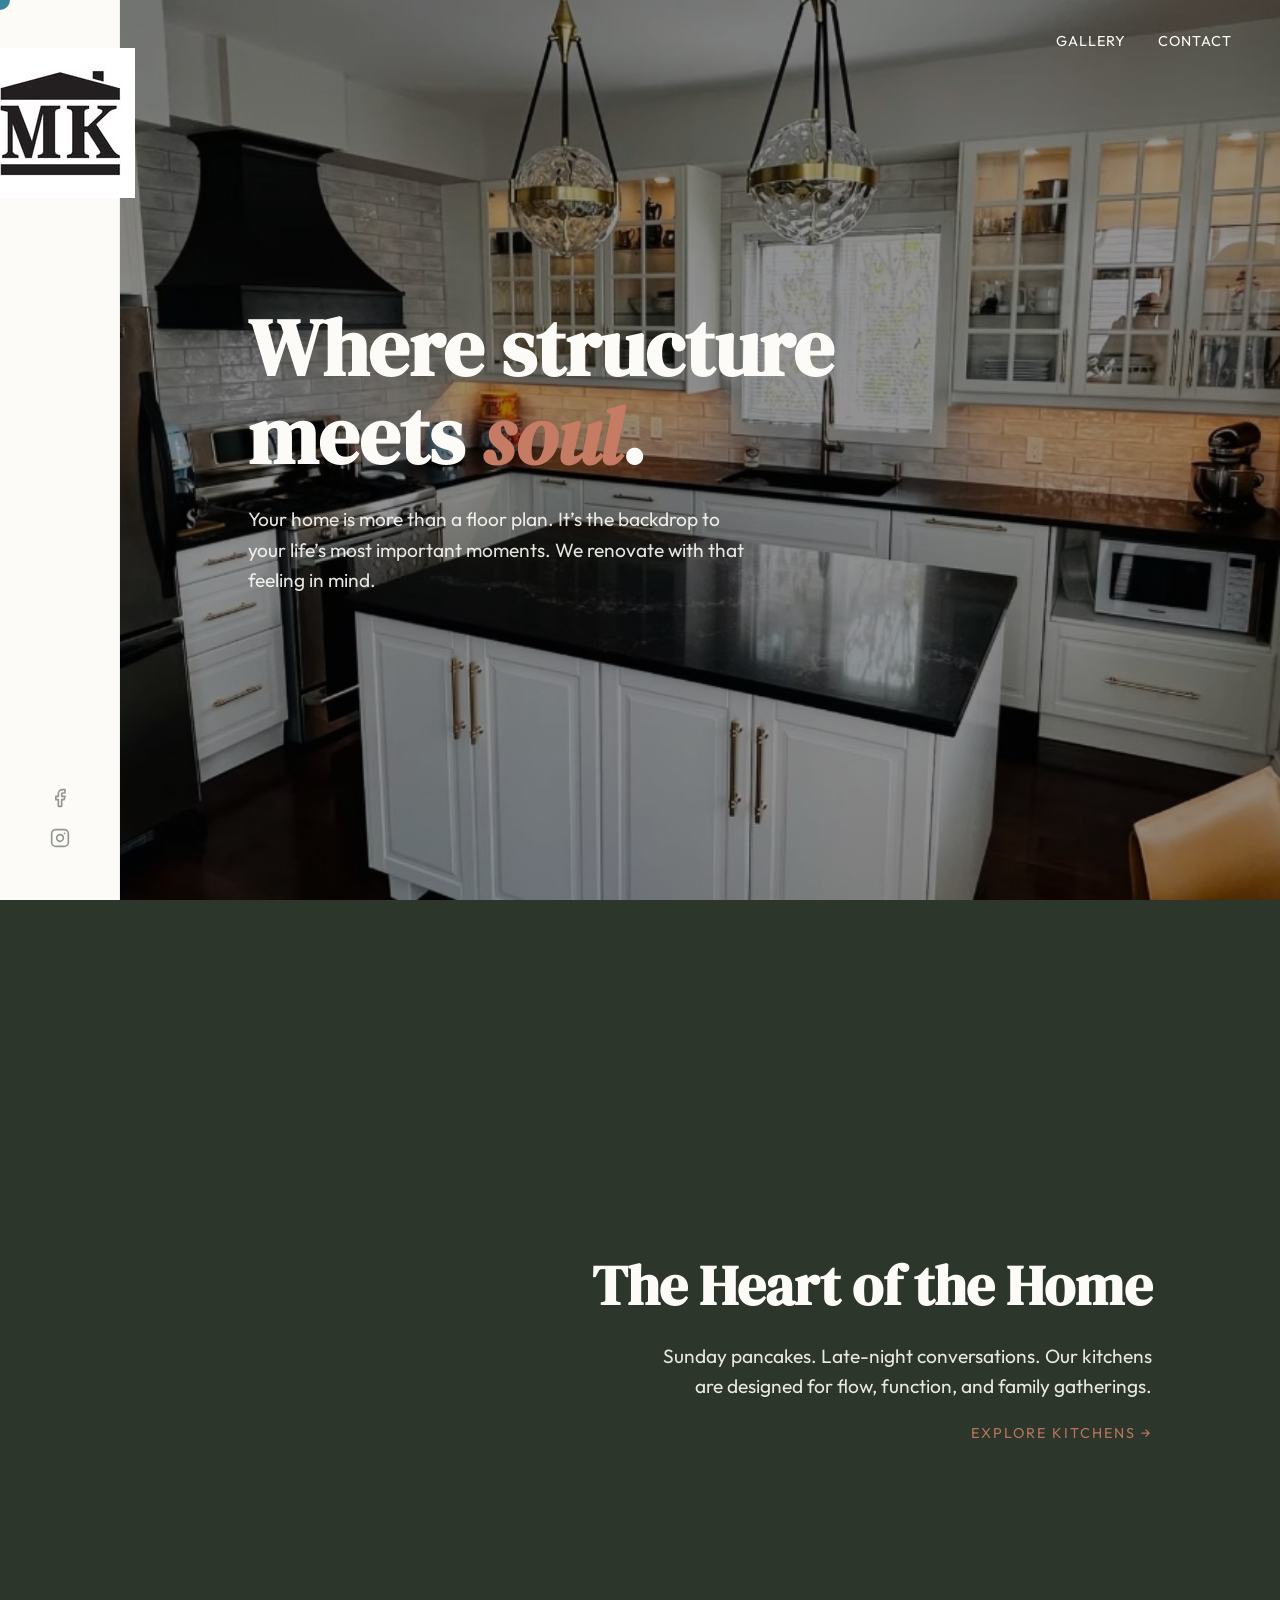
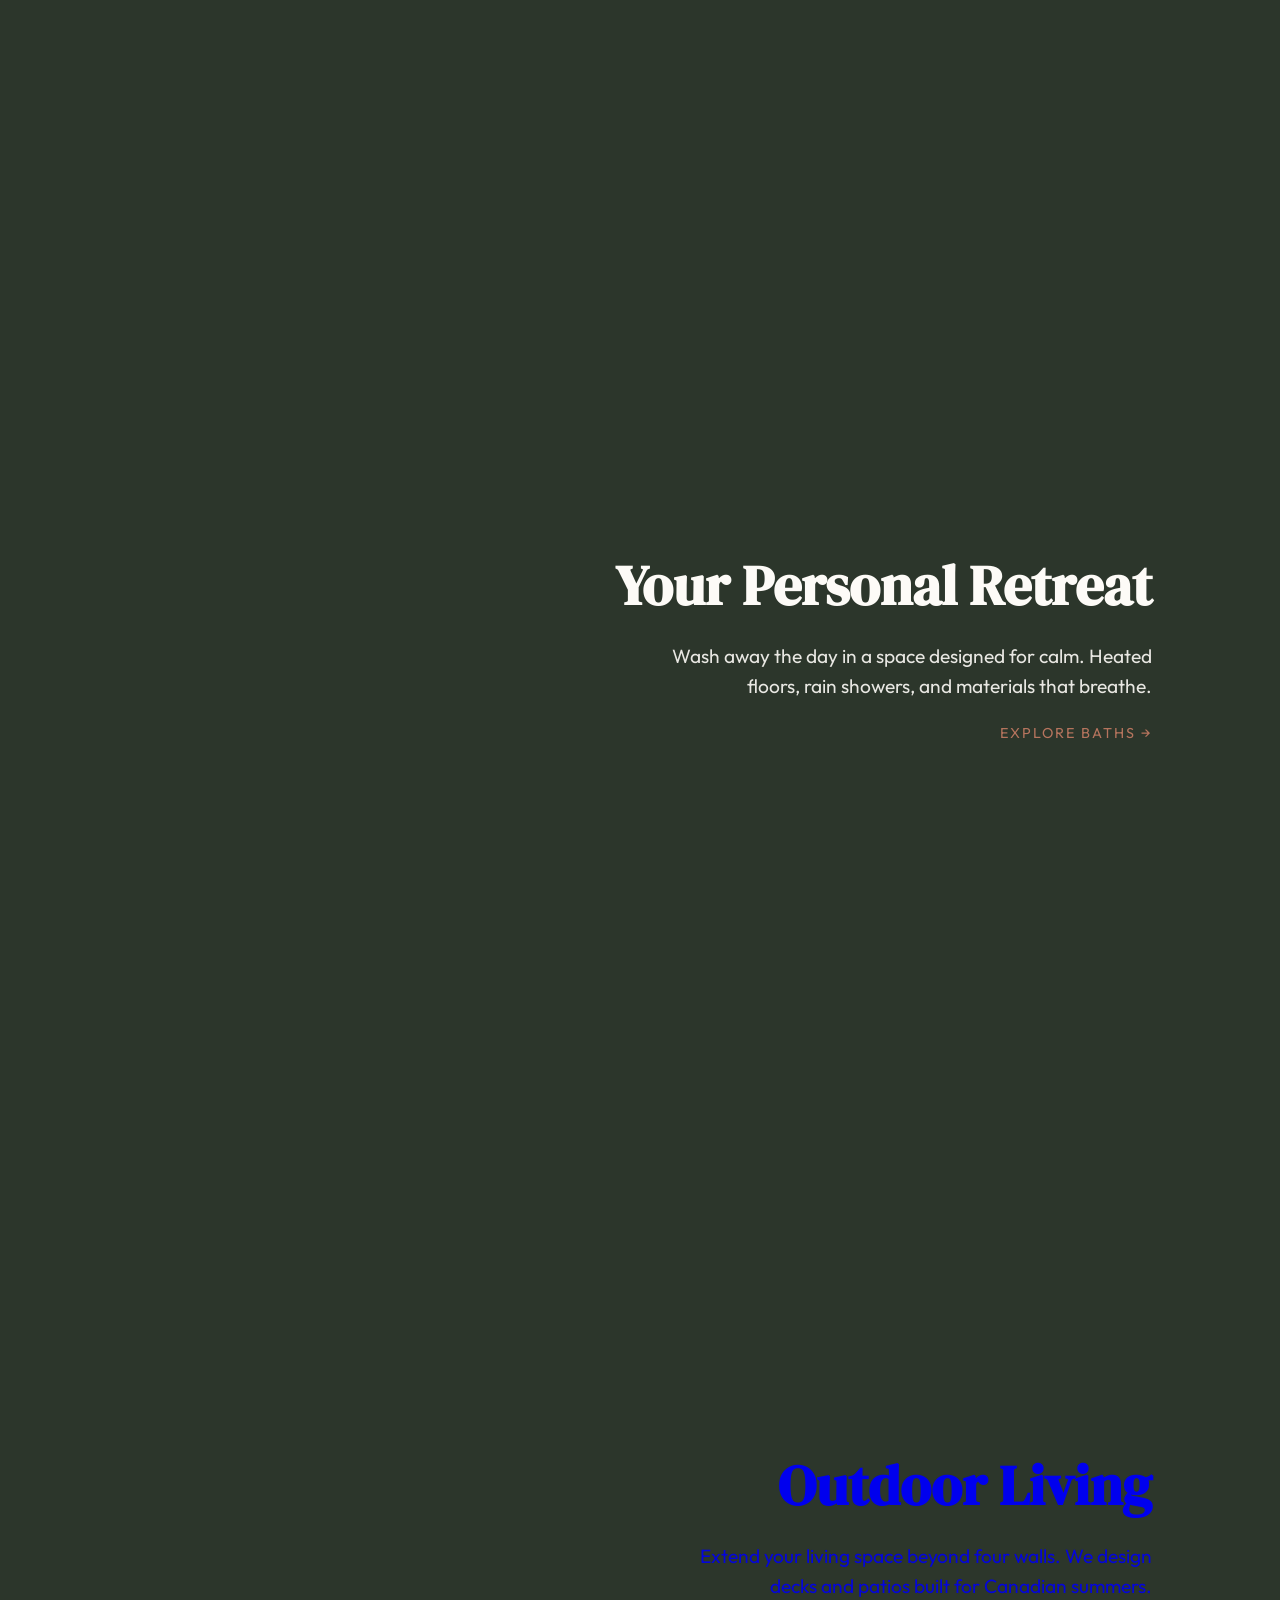
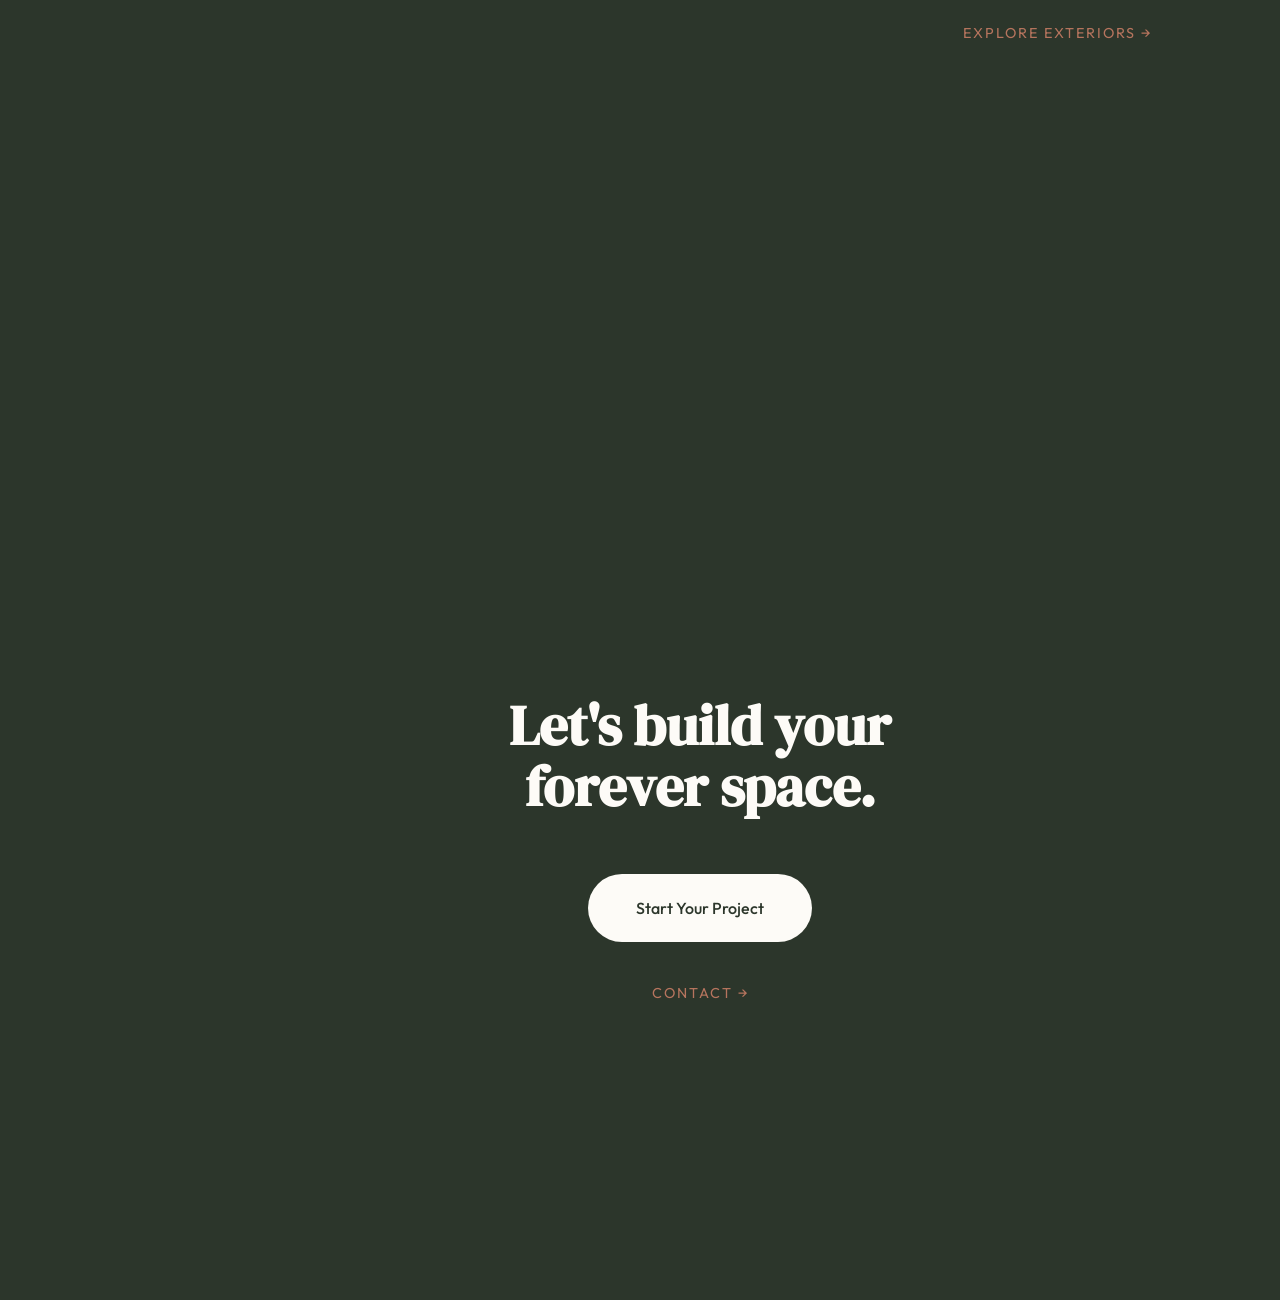
<file: index.html>
<!DOCTYPE html>
<html lang="en">
<head>
    <meta charset="UTF-8">
    <meta name="viewport" content="width=device-width, initial-scale=1.0">
    <title>MK Home Solutions | Immersive Story</title>
    <link rel="preconnect" href="https://fonts.googleapis.com">
    <link rel="preconnect" href="https://fonts.gstatic.com" crossorigin>
    <link href="https://fonts.googleapis.com/css2?family=DM+Serif+Display&family=Outfit:wght@300;400;500&display=swap" rel="stylesheet">
    
    <style>
        :root {
            --bg-cream: #FDFBF7;
            --text-dark: #2C362B;
            --text-light: #F2E8E4;
            --accent-terra: #C67C64;
            --font-display: 'DM Serif Display', serif;
            --font-body: 'Outfit', sans-serif;
            --sidebar-width: 120px;
        }

        * {
            box-sizing: border-box;
            margin: 0;
            padding: 0;
            cursor: none; /* Custom cursor */
        }

        body {
            background-color: var(--text-dark);
            color: var(--text-dark);
            font-family: var(--font-body);
            overflow-x: hidden;
        }

        /* --- CUSTOM CURSOR --- */
        .cursor {
            width: 20px;
            height: 20px;
            background: var(--accent-terra);
            border-radius: 50%;
            position: fixed;
            pointer-events: none;
            z-index: 9999;
            transform: translate(-50%, -50%);
            transition: width 0.3s, height 0.3s, background 0.3s;
            mix-blend-mode: exclusion;
        }
        
        .cursor.hovered {
            width: 60px;
            height: 60px;
            background: white;
            mix-blend-mode: normal;
            display: flex;
            align-items: center;
            justify-content: center;
        }
        
        .cursor.hovered::after {
            content: '';
            width: 5px;
            height: 5px;
            background: var(--text-dark);
            border-radius: 50%;
        }

        /* --- STATIC LEFT SIDEBAR --- */
        .static-sidebar {
            position: fixed;
            top: 0;
            left: 0;
            width: var(--sidebar-width);
            height: 100vh;
            background: var(--bg-cream);
            z-index: 100;
            display: flex;
            flex-direction: column;
            justify-content: space-between;
            align-items: center;
            padding: 3rem 0;
            border-right: 1px solid rgba(0,0,0,0.05);
        }

        .brand-vertical {
            writing-mode: vertical-rl;
            text-orientation: mixed;
            transform: rotate(180deg);
            font-family: var(--font-display);
            font-size: 1.5rem;
            letter-spacing: 2px;
            text-transform: uppercase;
            white-space: nowrap;
            margin-bottom: auto; /* Push to top */
            padding-bottom: 2rem;
            height: 100%;
            display: flex;
            align-items: center;
        }

        .social-icons {
            display: flex;
            flex-direction: column;
            gap: 1rem;
        }
                .icon-link svg {
            width: 20px;
            height: 20px;
            color: var(--text-dark);
            opacity: 0.5;
            transition: opacity 0.3s, color 0.3s;
        }
        .icon-link:hover svg {
            opacity: 1;
            color: var(--accent-terra);
        }
        .icon {
            width: 10px;
            height: 10px;
            background: var(--text-dark);
            border-radius: 50%;
            opacity: 0.3;
            transition: opacity 0.3s;
        }
        .icon:hover { opacity: 1; }

        /* --- FIXED IMAGE BACKGROUND (The Engine) --- */
        .image-stage {
            position: fixed;
            top: 0;
            left: var(--sidebar-width); /* Start after sidebar */
            width: calc(100% - var(--sidebar-width));
            height: 100vh;
            z-index: 0;
            overflow: hidden;
            background: #111; /* Fallback */
        }

        .bg-img {
            position: absolute;
            top: 0;
            left: 0;
            width: 100%;
            height: 100%;
            object-fit: cover;
            opacity: 0;
            transform: scale(1.1);
            transition: opacity 1.2s ease, transform 1.2s ease;
            filter: brightness(0.6); /* Darken for text readability */
        }

        .bg-img.active {
            opacity: 1;
            transform: scale(1);
        }

        /* --- SCROLLABLE CONTENT --- */
        .scroller {
            position: relative;
            z-index: 2;
            margin-left: var(--sidebar-width);
            width: calc(100% - var(--sidebar-width));
        }

        section {
            min-height: 100vh;
            display: flex;
            flex-direction: column;
            justify-content: center;
            padding: 4rem 8rem;
            color: var(--bg-cream);
            position: relative;
        }

        /* Text styling */
        h1, h2 {
            font-family: var(--font-display);
            margin-bottom: 1.5rem;
            line-height: 1.1;
        }

        h1 { font-size: 5rem; }
        h2 { font-size: 3.5rem; }

        p {
            font-size: 1.2rem;
            line-height: 1.6;
            max-width: 500px;
            opacity: 0.9;
        }

        .highlight {
            color: var(--accent-terra);
            font-style: italic;
        }

        /* Specific Layouts per section */
        .intro-section { align-items: flex-start; }
        .detail-section { align-items: flex-end; text-align: right; }
        .center-section { align-items: center; text-align: center; }

        /* --- FLOATING NAV (Top Right) --- */
        .floating-nav {
            position: fixed;
            top: 2rem;
            right: 3rem;
            z-index: 101;
            display: flex;
            gap: 2rem;
        }

        .nav-link {
            text-decoration: none;
            color: var(--bg-cream);
            font-size: 0.9rem;
            text-transform: uppercase;
            letter-spacing: 1px;
            mix-blend-mode: difference; /* Ensures visibility on light/dark */
        }

        /* --- PROGRESS INDICATOR --- */
        .progress-bar {
            position: fixed;
            right: 0;
            top: 0;
            width: 4px;
            background: var(--accent-terra);
            height: 0%;
            z-index: 200;
        }

        /* --- MOBILE ADJUSTMENTS --- */
/* --- MOBILE CURSOR FIX --- */
/* --- MOBILE OPTIMIZATION & WIGGLE FIX --- */
        @media (max-width: 900px) {
            
            /* 1. LOCK THE SCREEN WIDTH (Stops the finger drag wiggle) */
            html, body {
                width: 100%;
                overflow-x: hidden;
                position: relative;
            }

            /* 2. SHRINK SIDEBAR & ADJUST CONTENT WIDTH */
            :root {
                --sidebar-width: 60px; /* Make sidebar smaller on mobile */
            }

            .static-sidebar { 
                width: var(--sidebar-width); 
                padding: 1rem 0;
            }

            /* Adjust content area to fit next to sidebar */
            .image-stage, .scroller, .gallery-container, .contact-container { 
                margin-left: var(--sidebar-width); 
                width: calc(100% - var(--sidebar-width)); 
            }

            /* 3. RESIZE TEXT (Fluid typography) */
            section { 
                padding: 4rem 1.5rem; /* Less padding so text has room */
                min-height: 80vh; /* Shorter sections on mobile */
            }

            h1 { 
                font-size: 2rem; /* Was 5rem - much smaller now */
                word-wrap: break-word; /* Prevents long words breaking layout */
                hyphens: auto;
            }

            h2 { 
                font-size: 2rem; 
            }

            p {
                font-size: 1rem;
                max-width: 100%;
            }

            /* 4. FIX NAVIGATION */
            .floating-nav {
                top: 1rem;
                right: 1rem;
                gap: 1rem;
            }
            
            .nav-link {
                font-size: 0.75rem;
                padding: 0.5rem;
                background: rgba(0,0,0,0.3); /* Legibility on top of images */
                border-radius: 4px;
            }
            
            /* 5. FIX ALIGNMENT */
            /* Force text to align left on mobile for readability */
            .detail-section, .center-section, .intro-section {
                align-items: flex-start;
                text-align: left;
            }
        }

    </style>
</head>
<body>

    <div class="cursor" id="cursor"></div>
    <div class="progress-bar" id="progressBar"></div>

    <!-- 1. STATIC SIDEBAR -->
  <aside class="static-sidebar">
        
        <!-- SVG LOGO START -->
        <div class="logo-container">
            <a href="index.html">
                <!-- Replace SVG with the uploaded image -->
                <img src="mk-logo.jpg" class="brand-logo" alt="MK Home Solutions">
            </a>
        </div>
            </a>
        </div>
        <!-- SVG LOGO END -->

        <!-- SOCIAL ICONS -->
        <div class="social-icons hover-trigger">
            <a href="https://www.facebook.com/mkhomesolutionsottawa" target="_blank" class="icon-link">
                <svg viewBox="0 0 24 24" fill="none" stroke="currentColor" stroke-width="2" stroke-linecap="round" stroke-linejoin="round"><path d="M18 2h-3a5 5 0 0 0-5 5v3H7v4h3v8h4v-8h3l1-4h-4V7a1 1 0 0 1 1-1h3z"></path></svg>
            </a>
            <a href="https://www.instagram.com/mk_home_solutions/" target="_blank" class="icon-link">
                <svg viewBox="0 0 24 24" fill="none" stroke="currentColor" stroke-width="2" stroke-linecap="round" stroke-linejoin="round"><rect x="2" y="2" width="20" height="20" rx="5" ry="5"></rect><path d="M16 11.37A4 4 0 1 1 12.63 8 4 4 0 0 1 16 11.37z"></path><line x1="17.5" y1="6.5" x2="17.51" y2="6.5"></line></svg>
            </a>
        </div>
    </aside>

    <!-- 2. FLOATING NAV -->
    <nav class="floating-nav">
        <a href="kitchens.html" class="nav-link hover-trigger">Gallery</a>
        <a href="contact.html" class="nav-link hover-trigger">Contact</a>
    </nav>

    <!-- 3. FIXED IMAGE STAGE (Changes based on scroll) -->
    <div class="image-stage">
        <!-- Hero Image -->
        <img src="kitchen.jpg" class="bg-img active" id="img-1" alt="kitchen">
        <!-- Kitchen Image -->
        <img src="kitchen2.jpg" class="bg-img" id="img-2" alt="Kitchen Cooking">
        <!-- Bathroom Image -->
        <img src="bathroom2.jpg" class="bg-img" id="img-3" alt="bathroom2">
        <!-- Deck Image -->
        <img src="deck.jpg" class="bg-img" id="img-4" alt="deck">
        <!-- Detail Image -->
        <img src="contact.jpg" class="bg-img" id="img-5" alt="fireplace">
    </div>

    <!-- 4. SCROLLABLE STORY -->
    <main class="scroller">
        
        <!-- SECTION 1: HERO -->
        <section class="intro-section" data-img="img-1">
            <h1>Where structure<br>meets <span class="highlight">soul</span>.</h1>
            <p>Your home is more than a floor plan. It’s the backdrop to your life’s most important moments. We renovate with that feeling in mind.</p>
        </section>

        <!-- SECTION 2: KITCHEN -->
        <section class="detail-section" data-img="img-2">
            <h2>The Heart of the Home</h2>
            <p>Sunday pancakes. Late-night conversations. Our kitchens are designed for flow, function, and family gatherings.</p>
            <br>
            <!-- LINK TO KITCHENS.HTML -->
            <a href="kitchens.html" style="text-decoration: none;">
                <p style="font-size: 0.9rem; text-transform: uppercase; letter-spacing: 2px; color: var(--accent-terra);" class="hover-trigger">Explore Kitchens &rarr;</p>
            </a>
        </section>

        <!-- SECTION 3: BATHROOM -->
        <section class="detail-section" data-img="img-3">
            <h2>Your Personal Retreat</h2>
            <p>Wash away the day in a space designed for calm. Heated floors, rain showers, and materials that breathe.</p>
            <br>
            <!-- LINK TO BATHROOMS.HTML (Fixed name) -->
            <a href="bathrooms.html" style="text-decoration: none;">
                <p style="font-size: 0.9rem; text-transform: uppercase; letter-spacing: 2px; color: var(--accent-terra);" class="hover-trigger">Explore Baths &rarr;</p>
        </section>
       <!-- NEW SECTION HERE -->
        <section class="detail-section" data-img="img-4">
            <h2>Outdoor Living</h2>
            <p>Extend your living space beyond four walls. We design decks and patios built for Canadian summers.</p>
            <br>
            <a href="exteriors.html" style="text-decoration: none;">
                <p style="font-size: 0.9rem; text-transform: uppercase; letter-spacing: 2px; color: var(--accent-terra);" class="hover-trigger">Explore Exteriors &rarr;</p>
            </a>
        </section>
        <!-- SECTION 4: CONCLUSION -->
        <section class="center-section" data-img="img-5">
            <h2>Let's build your<br>forever space.</h2>
            <div style="margin-top: 2rem; display: inline-block; padding: 1.5rem 3rem; background: var(--bg-cream); color: var(--text-dark); border-radius: 50px; font-weight: 500;" class="hover-trigger">
                Start Your Project
            </div>
            <br><br>
<a href="contact.html" style="text-decoration: none;">
    <p style="font-size: 0.9rem; text-transform: uppercase; letter-spacing: 2px; color: var(--accent-terra);" class="hover-trigger">Contact &rarr;</p>
</a>
        </section>

    </main>

    <script>
        // --- CURSOR LOGIC ---
        const cursor = document.getElementById('cursor');
        const triggers = document.querySelectorAll('.hover-trigger');

        document.addEventListener('mousemove', (e) => {
            cursor.style.left = e.clientX + 'px';
            cursor.style.top = e.clientY + 'px';
        });

        triggers.forEach(trigger => {
            trigger.addEventListener('mouseenter', () => cursor.classList.add('hovered'));
            trigger.addEventListener('mouseleave', () => cursor.classList.remove('hovered'));
        });

        // --- INTERSECTION OBSERVER FOR IMAGE SWAP ---
        // This watches the sections. When one covers 50% of the screen, swap the image.
        
        const sections = document.querySelectorAll('section');
        const images = document.querySelectorAll('.bg-img');

        const observerOptions = {
            root: null,
            threshold: 0.5, // Trigger when 50% of the section is visible
        };

        const observer = new IntersectionObserver((entries) => {
            entries.forEach(entry => {
                if (entry.isIntersecting) {
                    // 1. Get the target image ID from the data attribute
                    const targetId = entry.target.getAttribute('data-img');
                    
                    // 2. Remove 'active' class from all images
                    images.forEach(img => img.classList.remove('active'));

                    // 3. Add 'active' class to the matching image
                    const activeImg = document.getElementById(targetId);
                    if(activeImg) activeImg.classList.add('active');
                }
            });
        }, observerOptions);

        sections.forEach(section => {
            observer.observe(section);
        });

        // --- PROGRESS BAR ---
        window.addEventListener('scroll', () => {
            const scrollTop = document.documentElement.scrollTop || document.body.scrollTop;
            const scrollHeight = document.documentElement.scrollHeight - document.documentElement.clientHeight;
            const scrolled = (scrollTop / scrollHeight) * 100;
            document.getElementById('progressBar').style.height = scrolled + "%";
        });

    </script>
</body>
</html>
</file>
